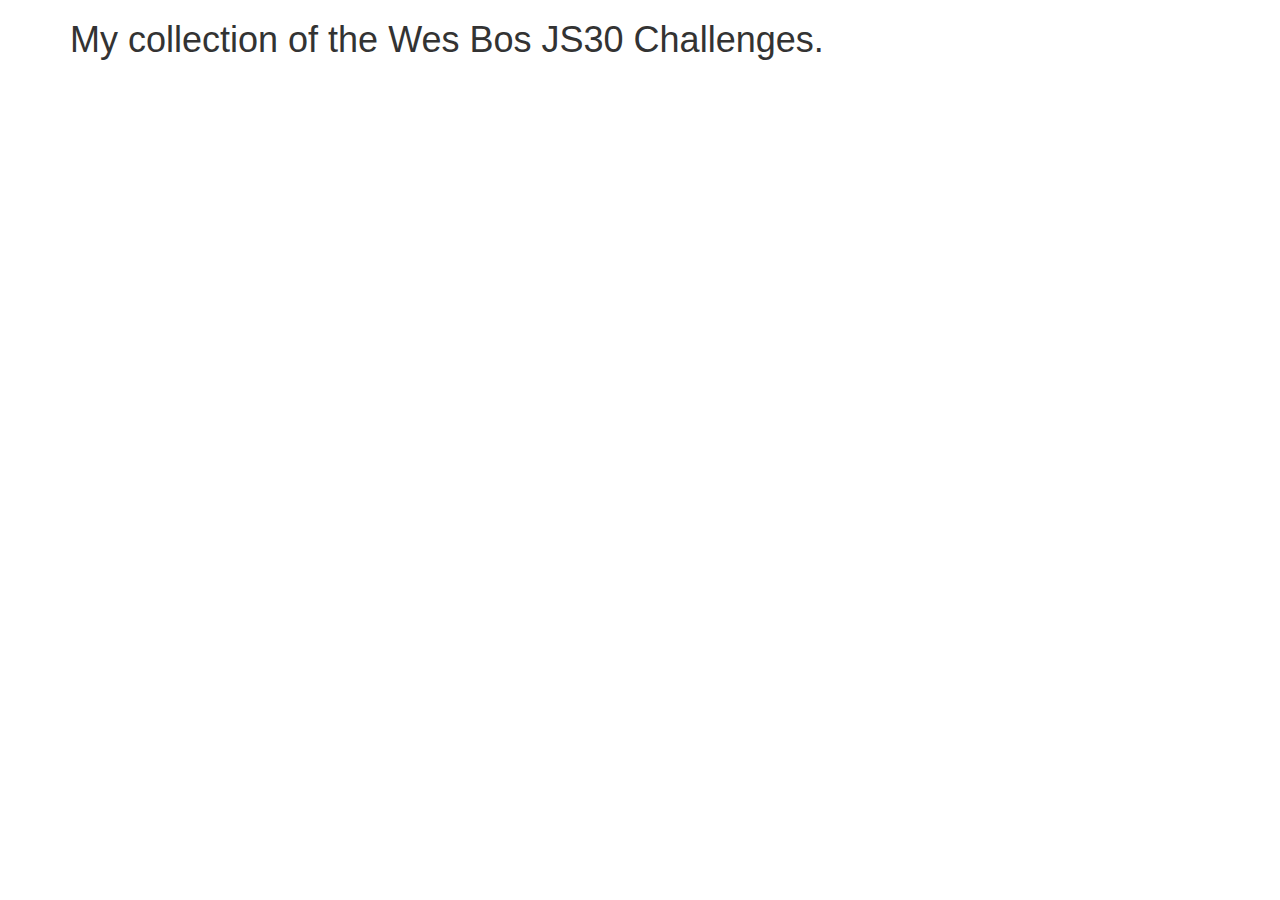
<file: index.html>
<!DOCTYPE html>
<html lang="en">
<head>
  <meta charset="UTF-8">
  <meta http-equiv="X-UA-Compatible" content="IE=edge">
  <meta name="viewport" content="width=device-width, initial-scale=1.0">
  <!-- Latest compiled and minified CSS -->
  <link rel="stylesheet" href="https://maxcdn.bootstrapcdn.com/bootstrap/3.4.1/css/bootstrap.min.css">

  <!-- jQuery library -->
  <script src="https://ajax.googleapis.com/ajax/libs/jquery/3.5.1/jquery.min.js"></script>

  <!-- Latest compiled JavaScript -->
  <script src="https://maxcdn.bootstrapcdn.com/bootstrap/3.4.1/js/bootstrap.min.js"></script>
  <title>JS30 Collection</title>
</head>
  <div class="container">
    <h1>My collection of the Wes Bos JS30 Challenges.</h1>
  </div>
<body>
</body>
</html>
</file>
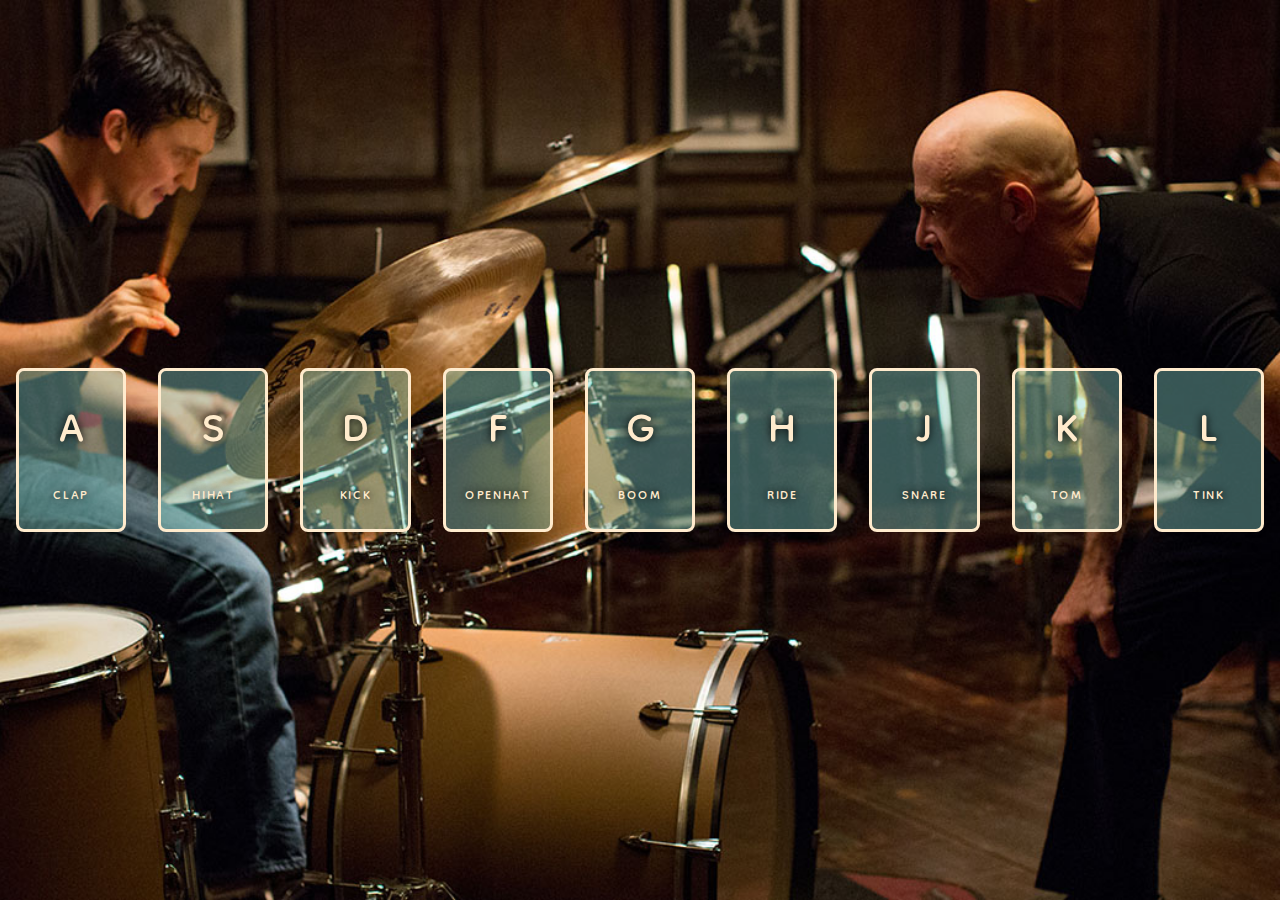
<file: 01-drum-kit/index.html>
<!DOCTYPE html>
<html lang="en">
<head>
  <meta charset="UTF-8">
  <meta http-equiv="X-UA-Compatible" content="IE=edge">
  <meta name="viewport" content="width=device-width, initial-scale=1.0">
  <title>Not Quite My Tempo</title>
  <link rel='stylesheet' href='./style.css'>
  <link rel="preconnect" href="https://fonts.googleapis.com">
  <link rel="preconnect" href="https://fonts.gstatic.com" crossorigin>
  <link href="https://fonts.googleapis.com/css2?family=Dongle&display=swap" rel="stylesheet">
</head>
<body>

<div class='keys'>
    <div data-key="65" class="key">
      <kbd>A</kbd>
      <span class="sound">clap</span>
    </div>
    <div data-key="83" class="key">
      <kbd>S</kbd>
      <span class="sound">hihat</span>
    </div>
    <div data-key="68" class="key">
      <kbd>D</kbd>
      <span class="sound">kick</span>
    </div>
    <div data-key="70" class="key">
      <kbd>F</kbd>
      <span class="sound">openhat</span>
    </div>
    <div data-key="71" class="key">
      <kbd>G</kbd>
      <span class="sound">boom</span>
    </div>
    <div data-key="72" class="key">
      <kbd>H</kbd>
      <span class="sound">ride</span>
    </div>
    <div data-key="74" class="key">
      <kbd>J</kbd>
      <span class="sound">snare</span>
    </div>
    <div data-key="75" class="key">
      <kbd>K</kbd>
      <span class="sound">tom</span>
    </div>
    <div data-key="76" class="key">
      <kbd>L</kbd>
      <span class="sound">tink</span>
    </div>
</div>

  <audio data-key="65" src="./samples/clap.wav"></audio>
  <audio data-key="83" src="./samples/hihat.wav"></audio>
  <audio data-key="68" src="./samples/kick.wav"></audio>
  <audio data-key="70" src="./samples/openhat.wav"></audio>
  <audio data-key="71" src="./samples/boom.wav"></audio>
  <audio data-key="72" src="./samples/ride.wav"></audio>
  <audio data-key="74" src="./samples/snare.wav"></audio>
  <audio data-key="75" src="./samples/tom.wav"></audio>
  <audio data-key="76" src="./samples/tink.wav"></audio>

<script>

  function playSound(event) {
    const audio = document.querySelector(`audio[data-key="${event.keyCode}"]`);
    const key = document.querySelector(`.key[data-key="${event.keyCode}"]`);
    if (!audio) return; //stops the function from running
    key.classList.add('playing');
    audio.currentTime = 0;
    audio.play();
  }

    function removeTransition(event) {
      if(event.propertyName !== 'transform') return; // skip it if it's not a transform
      this.classList.remove('playing');
    }

    const keys = document.querySelectorAll('.key');
    keys.forEach(key => key.addEventListener('transitionend', removeTransition));

    window.addEventListener('keydown', playSound);
</script>

</body>
</html>
</file>
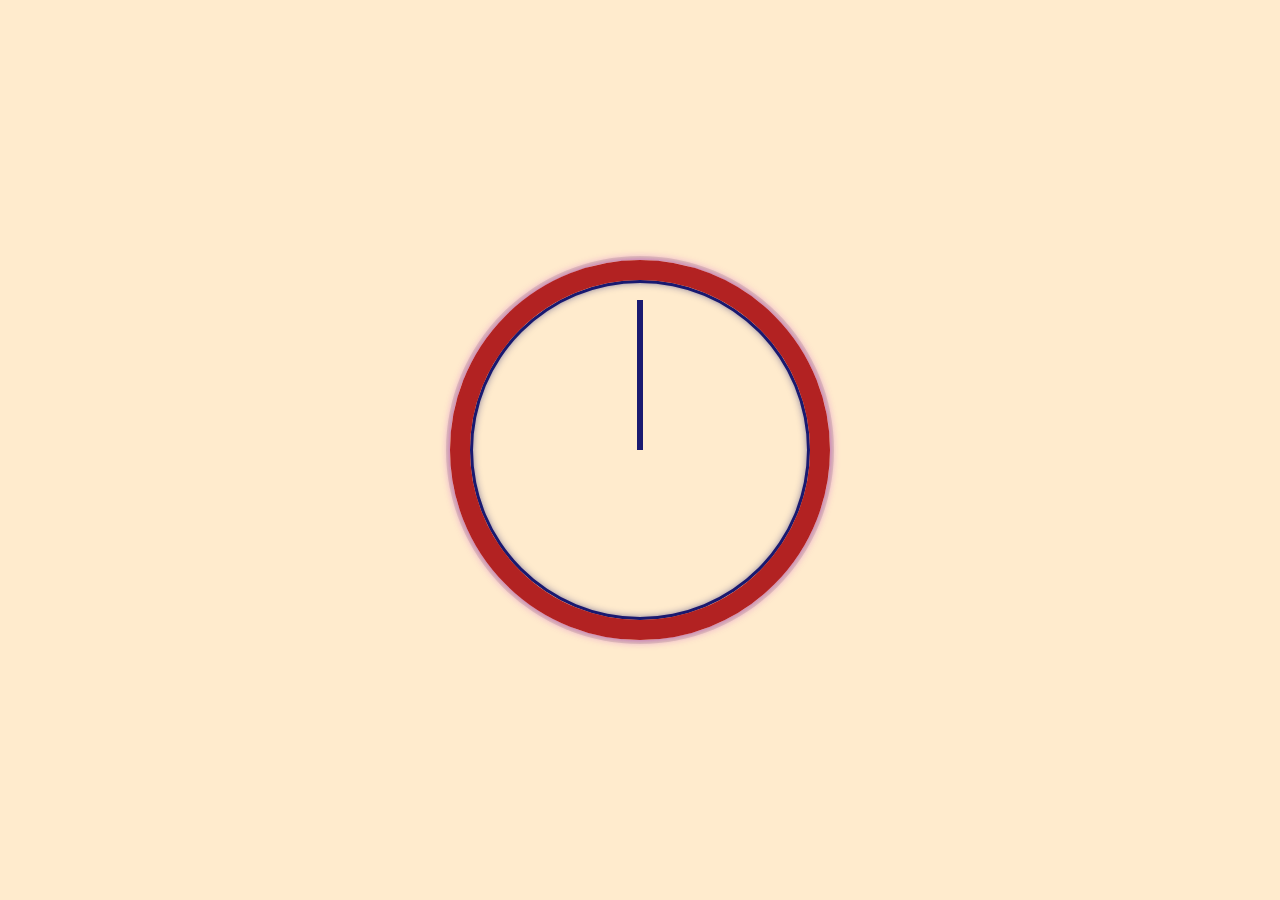
<file: 02 - Clock/index.html>
<!DOCTYPE html>
<html lang="en">
<head>
  <meta charset="UTF-8">
  <meta http-equiv="X-UA-Compatible" content="IE=edge">
  <meta name="viewport" content="width=device-width, initial-scale=1.0">
  <title>Rock Around The Clock</title>
</head>
<body>
  <div class="clock">
    <div class="clock-face">
      <div class="hand hour-hand"></div>
      <div class="hand min-hand"></div>
      <div class="hand second-hand"></div>
    </div>
  </div>

<style>
  html {
    background: blanchedalmond;
    font-family: 'Trebuchet MS', 'Lucida Sans Unicode', 'Lucida Grande', 'Lucida Sans', Arial, sans-serif;
    text-align: center;
    font-size: 10px;
  }

      body {
      margin: 0;
      font-size: 2rem;
      display: flex;
      flex: 1;
      min-height: 100vh;
      align-items: center;
    }

    .clock {
      width: 30rem;
      height: 30rem;
      border: 20px solid firebrick;
      border-radius: 50%;
      margin: 50px auto;
      position: relative;
      padding: 2rem;
      box-shadow:
        0 0 0 4px rgba(0,0,0,0.1),
        inset 0 0 0 3px midnightblue,
        inset 0 0 10px midnightblue,
        0 0 10px rgba(185, 19, 207, 0.699);
    }

    .clock-face {
      position: relative;
      width: 100%;
      height: 100%;
      transform: translateY(-3px); /* account for the height of the clock hands */
    }

    .hand {
      width: 50%;
      height: 6px;
      background: midnightblue;
      position: absolute;
      top: 50%;
      transform-origin: 100%;
      transform: rotate(90deg);
      transition: all 0.05s;
      transition-timing-function: cubic-bezier(0.2, 1, 0.5, 2);
    }

</style>

<script>
  const secondHand = document.querySelector('.second-hand');
  const minuteHand = document.querySelector('.min-hand');
  const hourHand = document.querySelector('.hour-hand');

  function setDate() {
    const now = new Date();
    const seconds = now.getSeconds();
    const secondsDegrees = ((seconds / 60) * 360) + 90;
    secondHand.style.transform = `rotate(${secondsDegrees}deg)`;

    const minutes = now.getMinutes();
    const minutesDegrees = ((minutes / 60) * 360) + 90;
    minuteHand.style.transform = `rotate(${minutesDegrees}deg)`;

    const hours = now.getMinutes();
    const hoursDegrees = ((mins / 12)* 360) + 90;
    hourHand.style.transform = `rotate(${hoursDegrees}deg)`;
  }

  setInterval(setDate, 1000);

</script>
</body>
</html>
</file>
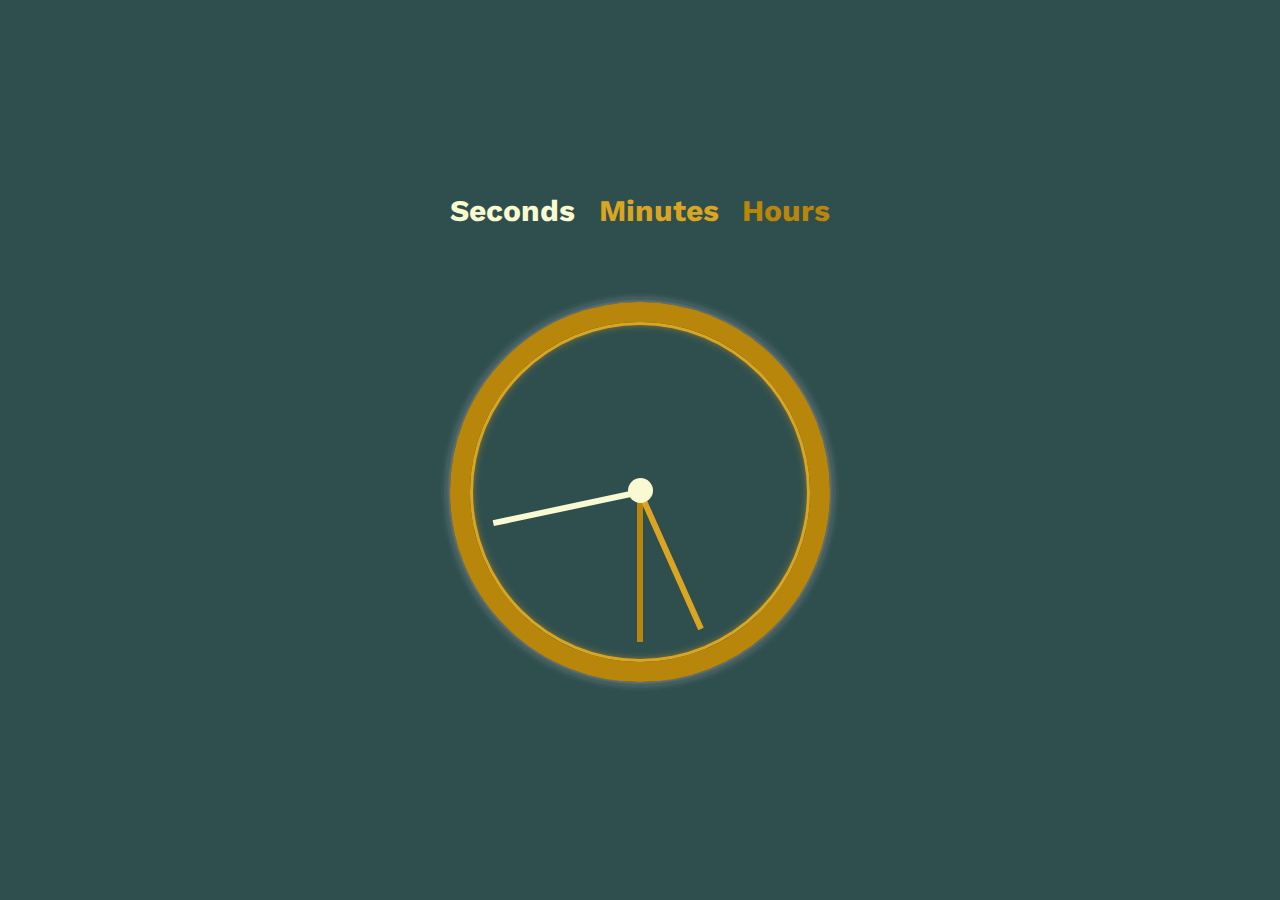
<file: 02-clock/index.html>
<!DOCTYPE html>
<html lang="en">
<head>
  <meta charset="UTF-8">
  <meta http-equiv="X-UA-Compatible" content="IE=edge">
  <meta name="viewport" content="width=device-width, initial-scale=1.0">
  <link rel="preconnect" href="https://fonts.googleapis.com">
  <link rel="preconnect" href="https://fonts.gstatic.com" crossorigin>
  <link href="https://fonts.googleapis.com/css2?family=Work+Sans&display=swap" rel="stylesheet">
  <title>Rock Around The Clock</title>
</head>
<body>
  <div class="container">

    <div class="key-container">
      <div class="sec-key">
        <h2>Seconds</h2>
      </div>
      <div class="min-key">
        <h2>Minutes</h2>
      </div>
      <div class="hour-key">
        <h2>Hours</h2>
      </div>
    </div>

    <div class="clock">
      <div class="clock-face">
        <div class="center"></div>
        <div class="hand hour-hand"></div>
        <div class="hand min-hand"></div>
        <div class="hand second-hand"></div>
      </div>
    </div>
  </div>


  <style>
    html {
      background: darkslategray;
      font-family: 'Work Sans', Arial, sans-serif;
      text-align: center;
      font-size: 10px;
    }

    body {
      margin: 0;
      font-size: 2rem;
      display: flex;
      flex: 1;
      min-height: 100vh;
      align-items: center;
    }

    .container {
      display: flex;
      flex-direction: column;
      margin: auto;
    }

    .key-container {
      display: flex;
      flex-direction: row;
      justify-content: space-between;
    }

    .sec-key {
      color: lightgoldenrodyellow;
      /* padding: 0px 8px; */
    }

    .min-key {
      color: goldenrod;
      /* padding: 0px 8px; */
    }

    .hour-key {
      color: darkgoldenrod;
      /* padding: 0px 8px; */
    }

    .clock {
      width: 30rem;
      height: 30rem;
      border: 20px solid darkgoldenrod;
      border-radius: 50%;
      margin: 50px auto;
      position: relative;
      padding: 2rem;
      box-shadow:
      0 0 0 4px rgba(0,0,0,0.1),
      inset 0 0 0 3px goldenrod,
      inset 0 0 10px goldenrod,
      0 0 10px rgba(234, 229, 235, 0.699);
    }

    .clock-face {
      position: relative;
      width: 100%;
      height: 100%;
      transform: translateY(-3px); /* account for the height of the clock hands */
    }

    .hand {
      width: 50%;
      height: 6px;
      position: absolute;
      top: 50%;
      transform-origin: 100%;
      transform: rotate(90deg);
      transition: all 0.05s;
      transition-timing-function: cubic-bezier(0.2, 1, 0.5, 2);
    }

    .second-hand {
      background: lightgoldenrodyellow;
    }

    .min-hand {
      background: goldenrod;
    }

    .hour-hand {
      background: darkgoldenrod;
    }

    .center {
      width: 25px;
      height: 25px;
      border-radius: 100%;
      background: lightgoldenrodyellow;
      position: absolute;
      top: 139px;
      left: 138px;
      z-index: 1;
    }

    .hand-zero {
      transition: all 0s;
    }

  </style>

  <script>
    const secondHand = document.querySelector('.second-hand');
    const minuteHand = document.querySelector('.min-hand');
    const hourHand = document.querySelector('.hour-hand');

    function setDate() {
      const now = new Date();
      const seconds = now.getSeconds();
      const secondsDegrees = ((seconds / 60) * 360) + 90;
      secondHand.style.transform = `rotate(${secondsDegrees}deg)`;
      seconds === 0
        ? secondHand.classList.add("hand-zero")
        : secondHand.classList.remove("hand-zero");

      const minutes = now.getMinutes();
      const minutesDegrees = ((minutes / 60) * 360) + 90;
      minuteHand.style.transform = `rotate(${minutesDegrees}deg)`;

      const hours = now.getHours();
      const hoursDegrees = (hours * 30) + 90;
      hourHand.style.transform = `rotate(${hoursDegrees}deg)`;
    }

    setInterval(setDate, 1000);

    setDate();

  </script>
</body>
</html>
</file>
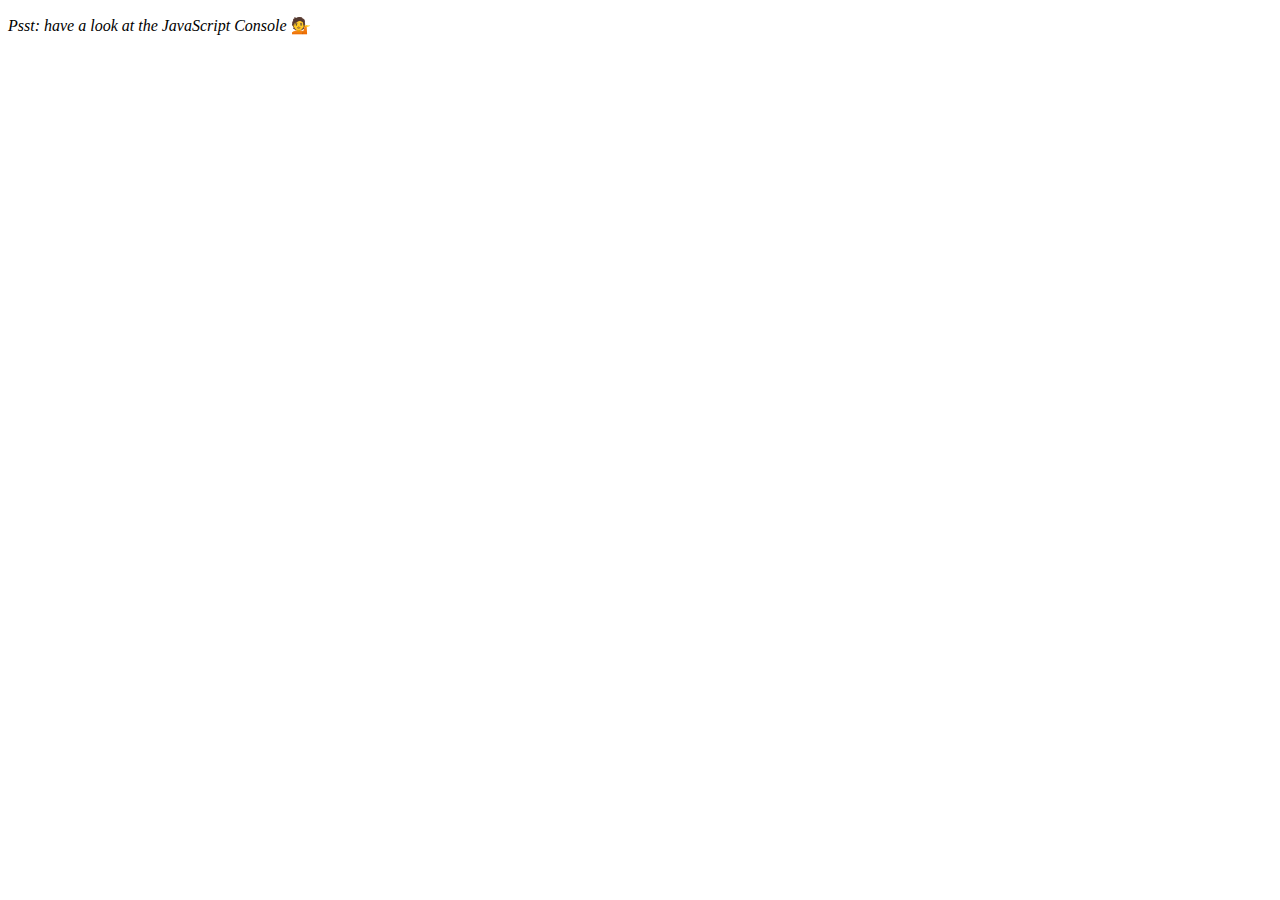
<file: 04- Array Cardio 1/index.html>
<!DOCTYPE html>
<html lang="en">

<head>
  <meta charset="UTF-8">
  <title>Array Cardio 💪</title>
</head>

<body>
  <p><em>Psst: have a look at the JavaScript Console</em> 💁</p>
  <script>
    // Get your shorts on - this is an array workout!
    // ## Array Cardio Day 1

    // Some data we can work with

    const inventors = [
      { first: 'Albert', last: 'Einstein', year: 1879, passed: 1955 },
      { first: 'Isaac', last: 'Newton', year: 1643, passed: 1727 },
      { first: 'Galileo', last: 'Galilei', year: 1564, passed: 1642 },
      { first: 'Marie', last: 'Curie', year: 1867, passed: 1934 },
      { first: 'Johannes', last: 'Kepler', year: 1571, passed: 1630 },
      { first: 'Nicolaus', last: 'Copernicus', year: 1473, passed: 1543 },
      { first: 'Max', last: 'Planck', year: 1858, passed: 1947 },
      { first: 'Katherine', last: 'Blodgett', year: 1898, passed: 1979 },
      { first: 'Ada', last: 'Lovelace', year: 1815, passed: 1852 },
      { first: 'Sarah E.', last: 'Goode', year: 1855, passed: 1905 },
      { first: 'Lise', last: 'Meitner', year: 1878, passed: 1968 },
      { first: 'Hanna', last: 'Hammarström', year: 1829, passed: 1909 }
    ];

    const people = [
      'Bernhard, Sandra', 'Bethea, Erin', 'Becker, Carl', 'Bentsen, Lloyd', 'Beckett, Samuel', 'Blake, William', 'Berger, Ric', 'Beddoes, Mick', 'Beethoven, Ludwig',
      'Belloc, Hilaire', 'Begin, Menachem', 'Bellow, Saul', 'Benchley, Robert', 'Blair, Robert', 'Benenson, Peter', 'Benjamin, Walter', 'Berlin, Irving',
      'Benn, Tony', 'Benson, Leana', 'Bent, Silas', 'Berle, Milton', 'Berry, Halle', 'Biko, Steve', 'Beck, Glenn', 'Bergman, Ingmar', 'Black, Elk', 'Berio, Luciano',
      'Berne, Eric', 'Berra, Yogi', 'Berry, Wendell', 'Bevan, Aneurin', 'Ben-Gurion, David', 'Bevel, Ken', 'Biden, Joseph', 'Bennington, Chester', 'Bierce, Ambrose',
      'Billings, Josh', 'Birrell, Augustine', 'Blair, Tony', 'Beecher, Henry', 'Biondo, Frank'
    ];

    // Array.prototype.filter()
    // 1. Filter the list of inventors for those who were born in the 1500's
    const fifteen = inventors.filter(inventor => inventor.year >= 1500 && inventor.year < 1600)
    console.table(fifteen);

    // Array.prototype.map()
    // 2. Give us an array of the inventors first and last names
    const fullNames = inventors.map(inventor => `${inventor.first} ${inventor.last}`);
    console.log(fullNames)

    // Array.prototype.sort()
    // 3. Sort the inventors by birthdate, oldest to youngest
    const sorted = inventors.sort((firstPerson, secondPerson) => firstPerson.year > secondPerson.year ? 1 : -1);
    console.table(sorted);

    // Array.prototype.reduce()
    // 4. How many years did all the inventors live all together?
    const totalYears = inventors.reduce((total, inventor) => {
      return total + (inventor.passed - inventor.year);
    }, 0);
    console.log(totalYears)

    // 5. Sort the inventors by years lived
    const longevity = inventors.sort(function(a, b) {
      const lastGuy = a.passed - a.year;
      const nextGuy = b.passed - b.year;
      return lastGuy > nextGuy ? -1 : 1;
    });
    console.table(longevity);

    // 6. create a list of Boulevards in Paris that contain 'de' anywhere in the name
    // https://en.wikipedia.org/wiki/Category:Boulevards_in_Paris
    // const category = document.querySelector('.mw-category');
    // const links = Array.from(category.querySelectorAll('a'));
    // const de = links
    //             .map(link => link.textContent)
    //             .filter(streetName => streetName.includes('de'));

    // 7. sort Exercise
    // Sort the people alphabetically by last name
    const sortPeople = people.sort((lastOne, nextOne) => {
      const [aLast, aFirst] = lastOne.split(', ');
      const [bLast, bFirst] = nextOne.split(', ');
      return aLast > bLast ? -1 : 1
    });
    console.log(sortPeople);


    // 8. Reduce Exercise
    // Sum up the instances of each of these
    const data = ['car', 'car', 'truck', 'truck', 'bike', 'walk', 'car', 'van', 'bike', 'walk', 'car', 'van', 'car', 'truck'];
    const transport = data.reduce((obj, item) => {
      if(!obj[item]){
        obj[item] = 0;
      }
      obj[item]++;
      return obj
    }, {});
    console.log(transport)

  </script>
</body>

</html>
</file>
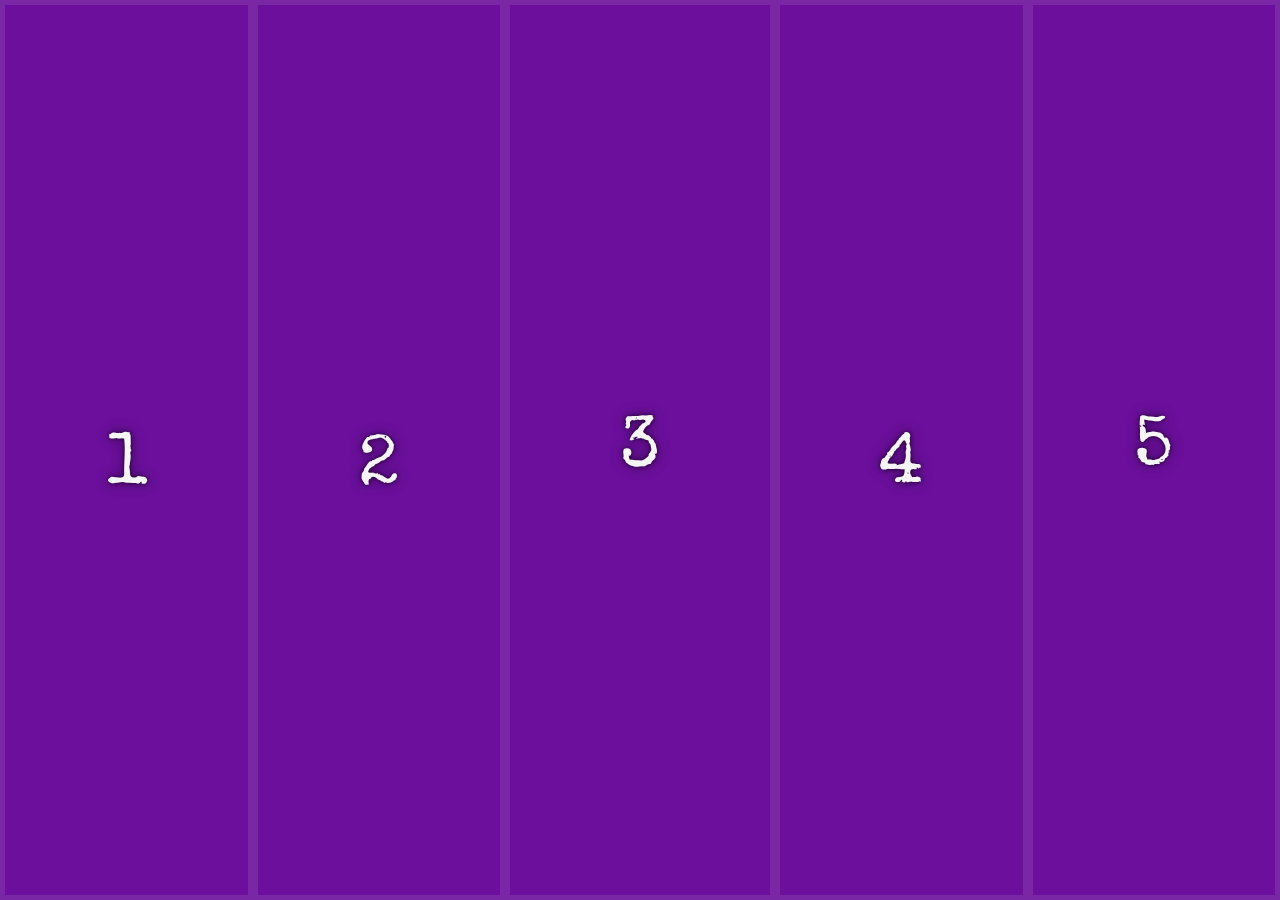
<file: 05-flex-panel-gallery/index.html>
<!DOCTYPE html>
<html lang="en">

<head>
  <meta charset="UTF-8">
  <title>Panels of Fuji</title>
  <link rel="preconnect" href="https://fonts.googleapis.com">
  <link rel="preconnect" href="https://fonts.gstatic.com" crossorigin>
  <link href="https://fonts.googleapis.com/css2?family=Special+Elite&display=swap" rel="stylesheet">
</head>

<body>
  <style>
    html {
      box-sizing: border-box;
      background: #ffc600;
      font-family: 'helvetica neue';
      font-size: 20px;
      font-weight: 200;
    }

    body {
      margin: 0;
    }

    *,
    *:before,
    *:after {
      box-sizing: inherit;
    }

    .panels {
      min-height: 100vh;
      overflow: hidden;
      display: flex;
    }

    .panel {
      background: #6B0F9C;
      box-shadow: inset 0 0 0 5px rgba(255, 255, 255, 0.1);
      color: whitesmoke;
      text-align: center;
      align-items: center;
      /* Safari transitionend event.propertyName === flex */
      /* Chrome + FF transitionend event.propertyName === flex-grow */
      transition:
        font-size 0.7s cubic-bezier(0.61, -0.19, 0.7, -0.11),
        flex 0.7s cubic-bezier(0.61, -0.19, 0.7, -0.11),
        background 0.2s;
      font-size: 18px;
      background-size: cover;
      background-position: center;
      flex: 1;
      justify-content: center;
      align-items: center;
      display: flex;
      flex-direction: column;
    }

    .panel1 {
      background-image: url(https://images.metmuseum.org/CRDImages/as/original/DP130155.jpg);
    }

    .panel2 {
      background-image: url(http://www.japancrafts.co.uk/uploads/3/6/0/7/360764/s742281843915882896_p1861_i5_w1920.jpeg);
    }

    .panel3 {
      background-image: url(http://lcweb2.loc.gov/service/pnp/jpd/02400/02475v.jpg);
    }

    .panel4 {
      background-image: url(https://images.metmuseum.org/CRDImages/as/original/DP141017.jpg);
    }

    .panel5 {
      background-image: url(https://upload.wikimedia.org/wikipedia/commons/c/c7/%E5%86%A8%E5%B6%BD%E4%B8%89%E5%8D%81%E5%85%AD%E6%99%AF_%E6%9D%B1%E9%83%BD%E9%A7%BF%E5%8F%B0-Surugadai_in_Edo_%28T%C5%8Dto_Sundai%29%2C_from_the_series_Thirty-six_Views_of_Mount_Fuji_%28Fugaku_sanj%C5%ABrokkei%29_MET_DP140999.jpg);
    }

    /* Flex Items */
    .panel > * {
      margin: 0;
      width: 100%;
      transition: transform 0.5s;
      flex: 1 0 auto;
      display: flex;
      justify-content: center;
      align-items: center;
    }

    .panel > *:first-child { transform: translateY(-100%); }
    .panel.open-active > *:first-child { transform: translateY(0); }
    .panel > *:last-child { transform: translateY(100%); }
    .panel.open-active > *:last-child { transform: translateY(0); }

    .panel p {
      text-transform: uppercase;
      font-family: 'Special Elite', serif;
      text-shadow: 0 0 4px rgba(0, 0, 0, 0.72), 0 0 14px rgba(0, 0, 0, 0.45);
      font-size: 2em;
    }

    .panel p:nth-child(2) {
      font-size: 4em;
    }

    .panel.open {
      font-size: 40px;
      flex: 5;
    }

  </style>


  <div class="panels">
    <div class="panel panel1">
      <p>The Great Wave</p>
      <p>1</p>
      <p>Kanagawa</p>
    </div>
    <div class="panel panel2">
      <p>Clear Morning</p>
      <p>2</p>
      <p>Fuji</p>
    </div>
    <div class="panel panel3">
      <p>Thunderstorm</p>
      <p>3</p>
      <p>Fuji</p>
    </div>
    <div class="panel panel4">
      <p>Mannen Bridge</p>
      <p>4</p>
      <p>Fukagawa</p>
    </div>
    <div class="panel panel5">
      <p>Sundai</p>
      <p>5</p>
      <p>Surugadai</p>
    </div>
  </div>

  <script>
    const panels = document.querySelectorAll('.panel');

    function toggleOpen() {
      this.classList.toggle('open');
    }

    function toggleActive(e) {
      if(e.propertyName.includes('flex')) {
        this.classList.toggle('open-active');
      }
    }

    panels.forEach(panel => panel.addEventListener('click', toggleOpen));
    panels.forEach(panel => panel.addEventListener('transitionend', toggleActive));
  </script>



</body>

</html>
</file>
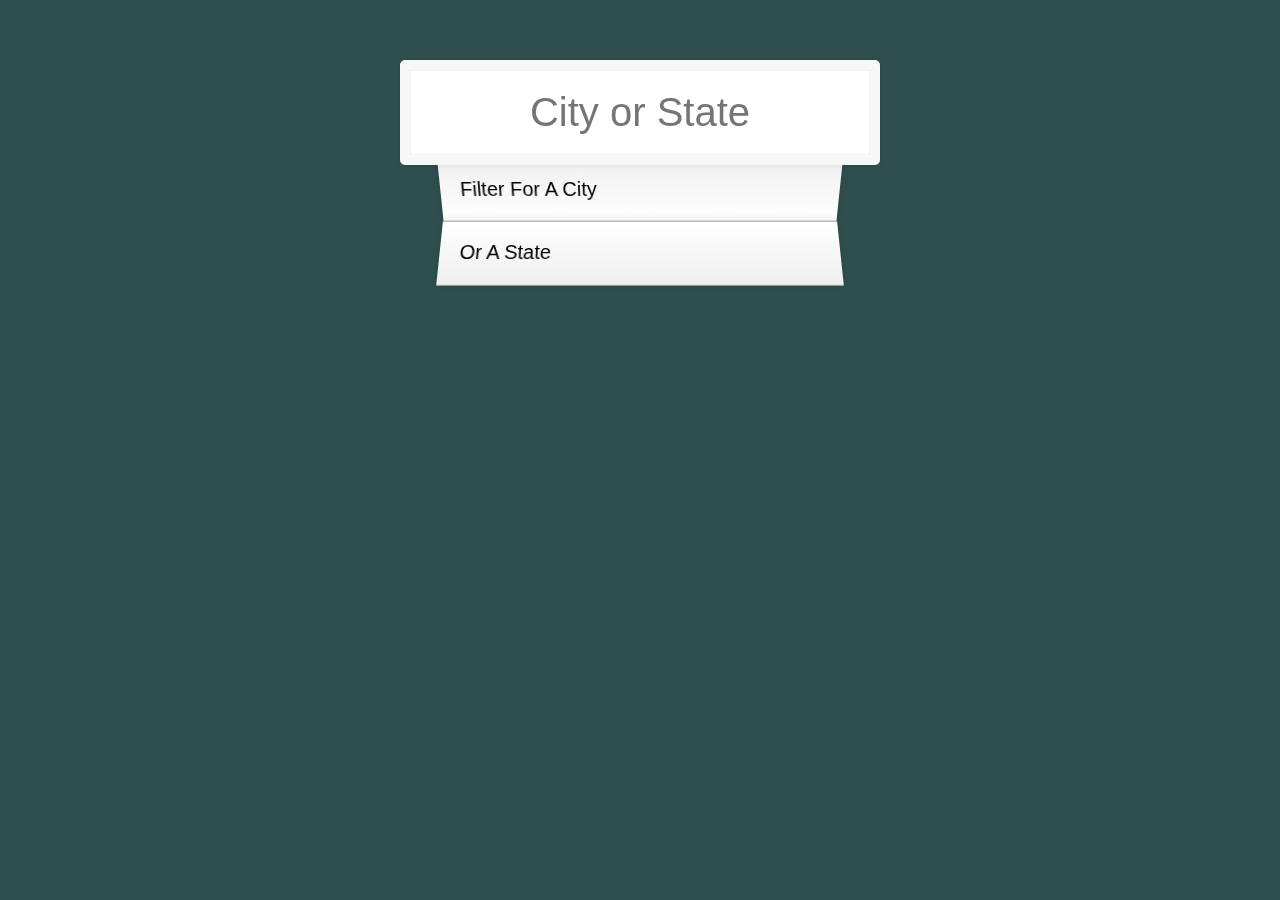
<file: 06-ajax-type-ahead/index.html>
<!DOCTYPE html>
<html lang="en">

<head>
  <meta charset="UTF-8">
  <title>Ajax Complete</title>
  <link rel="stylesheet" href="style.css">
</head>

<body>

  <form class="search-form">
    <input type="text" class="search" placeholder="City or State">
    <ul class="suggestions">
      <li>Filter for a city</li>
      <li>or a state</li>
    </ul>
  </form>
  <script>
    const endpoint = 'https://gist.githubusercontent.com/Miserlou/c5cd8364bf9b2420bb29/raw/2bf258763cdddd704f8ffd3ea9a3e81d25e2c6f6/cities.json';

    const cities = [];
    fetch(endpoint)
      .then(blob => blob.json())
      .then(data => cities.push(...data));

    function findMatches(wordToMatch, cities) {
      return cities.filter(place => {
        // here we need to figure out if the city or state matches what was searched
        const regex = new RegExp(wordToMatch, 'gi');
        return place.city.match(regex) || place.state.match(regex)
      });
    }

    function numberWithCommas(x) {
      return x.toString().replace(/\B(?=(\d{3})+(?!\d))/g, ',');
    }

    function displayMatches() {
      const matchArray = findMatches(this.value, cities);
      const html = matchArray.map(place => {
        const regex = new RegExp(this.value, 'gi');
        const cityName = place.city.replace(regex, `<span class="hl">${this.value}</span>`);
        const stateName = place.state.replace(regex, `<span class="hl">${this.value}</span>`);
        return `
      <li>
        <span class="name">${cityName}, ${stateName}</span>
        <span class="population">${numberWithCommas(place.population)}</span>
      </li>
    `;
      }).join('');
      suggestions.innerHTML = html;
    }

    const searchInput = document.querySelector('.search');
    const suggestions = document.querySelector('.suggestions');

    searchInput.addEventListener('change', displayMatches);
    searchInput.addEventListener('keyup', displayMatches);

  </script>
</body>

</html>
</file>
<file: 01-drum-kit/style.css>
html {
  font-size: 12px;
  background: url('./whiplash_still.jpeg') bottom center;
  background-size: cover;
}

body,html {
  margin: 0;
  padding: 0;
  font-family: 'Dongle', sans-serif;
  font-size: 16px;
}

.keys {
  display: flex;
  flex: 1;
  min-height: 100vh;
  align-items: center;
  justify-content: center;
}

.key {
  border: .2rem solid blanchedalmond;
  border-radius: .5rem;
  margin: 1rem;
  font-size: 1.5rem;
  padding: 1rem .5rem;
  transition: all .07s ease;
  width: 10rem;
  text-align: center;
  color: blanchedalmond;
  background: rgba(137, 214, 204, 0.4);
  text-shadow: 0 0 .5rem black;
}

.playing {
  transform: scale(1.1);
  border-color: lightcyan;
  box-shadow: 0 0 1rem lightcyan;
}

kbd {
  display: block;
  font-size: 4rem;
  font-family: 'Dongle', sans-serif;
}

.sound {
  font-size: 1.2rem;
  text-transform: uppercase;
  letter-spacing: .1rem;
  color: blanchedalmond;
}
</file>
<file: 06-ajax-type-ahead/style.css>
html {
  box-sizing: border-box;
  background-color: darkslategray;
  font-family: 'Trebuchet MS', 'Lucida Sans Unicode', 'Lucida Grande', 'Lucida Sans', Arial, sans-serif;
  font-size: 20px;
  font-weight: 200;
}

*, *:before, *:after {
  box-sizing: inherit;
}

input {
  width: 100%;
  padding: 20px;
}

.search-form {
  max-width: 400px;
  margin: 50px auto;
}

input.search {
  margin: 0;
  text-align: center;
  outline: 0;
  border: 10px solid #F7F7F7;
  width: 120%;
  left: -10%;
  position: relative;
  top: 10px;
  z-index: 2;
  border-radius: 5px;
  font-size: 40px;
  box-shadow: 0 0 5px rgba(0, 0, 0, 0.12), inset 0 0 2px rgba(0, 0, 0, 0.19);
}

.suggestions {
  margin: 0;
  padding: 0;
  position: relative;
  /*perspective: 20px;*/
}

.suggestions li {
  background: white;
  list-style: none;
  border-bottom: 1px solid #D8D8D8;
  box-shadow: 0 0 10px rgba(0, 0, 0, 0.14);
  margin: 0;
  padding: 20px;
  transition: background 0.2s;
  display: flex;
  justify-content: space-between;
  text-transform: capitalize;
}

.suggestions li:nth-child(even) {
  transform: perspective(100px) rotateX(3deg) translateY(2px) scale(1.001);
  background: linear-gradient(to bottom,  #ffffff 0%,#EFEFEF 100%);
}

.suggestions li:nth-child(odd) {
  transform: perspective(100px) rotateX(-3deg) translateY(3px);
  background: linear-gradient(to top,  #ffffff 0%,#EFEFEF 100%);
}

span.population {
  font-size: 15px;
}

.hl {
  background: #ffc600;
}
</file>
